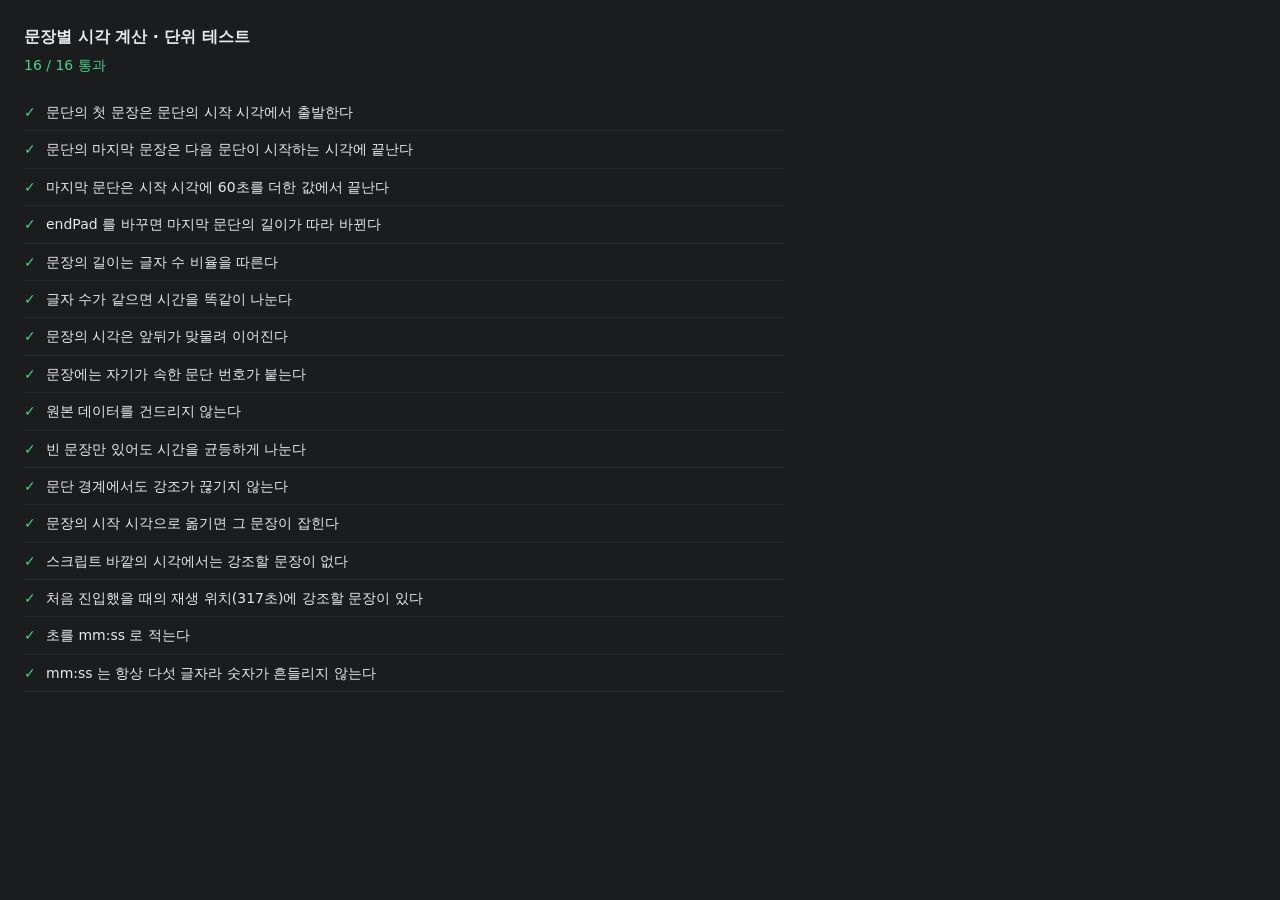
<file: server/static/script-workspace/tests/index.html>
<!DOCTYPE html>
<html lang="ko">
<head>
<meta charset="utf-8">
<meta name="viewport" content="width=device-width, initial-scale=1">
<title>문장별 시각 계산 테스트</title>
<style>
  body { margin: 0; padding: 24px; background: #1a1c1e; color: #e8e9ea;
         font-family: Pretendard, system-ui, "Malgun Gothic", sans-serif; font-size: 14px; line-height: 1.6; }
  h1 { font-size: 16px; margin: 0 0 4px; }
  #summary { margin: 0 0 18px; color: #6d7175; font-variant-numeric: tabular-nums; }
  #summary.pass { color: #4dcf87; }
  #summary.fail { color: #e06a6a; }
  ul { list-style: none; margin: 0; padding: 0; max-width: 760px; }
  li { padding: 7px 0; border-bottom: 1px solid #26292b; }
  .mark { display: inline-block; width: 22px; }
  .ok .mark { color: #4dcf87; }
  .no { color: #e06a6a; }
  .msg { display: block; padding-left: 22px; color: #e06a6a; font-size: 12.5px; }
</style>
</head>
<body>
<h1>문장별 시각 계산 · 단위 테스트</h1>
<p id="summary">실행 중…</p>
<ul id="list"></ul>

<script type="module">
import { run } from './timeline.test.js';

const { results, passed, total } = run();
const summary = document.getElementById('summary');
summary.textContent = `${passed} / ${total} 통과`;
summary.className = passed === total ? 'pass' : 'fail';

document.getElementById('list').innerHTML = results.map((r) => `
  <li class="${r.ok ? 'ok' : 'no'}">
    <span class="mark">${r.ok ? '✓' : '✗'}</span>${r.name}
    ${r.ok ? '' : `<span class="msg">${r.message}</span>`}
  </li>`).join('');

// 자동 확인용: 브라우저 콘솔과 문서 제목에도 결과를 남깁니다.
document.title = `${passed}/${total} 통과 · 문장별 시각 계산 테스트`;
console.log(`[timeline.test] ${passed}/${total} 통과`);
results.filter((r) => !r.ok).forEach((r) => console.error(`[timeline.test] 실패: ${r.name} — ${r.message}`));
</script>
</body>
</html>
</file>
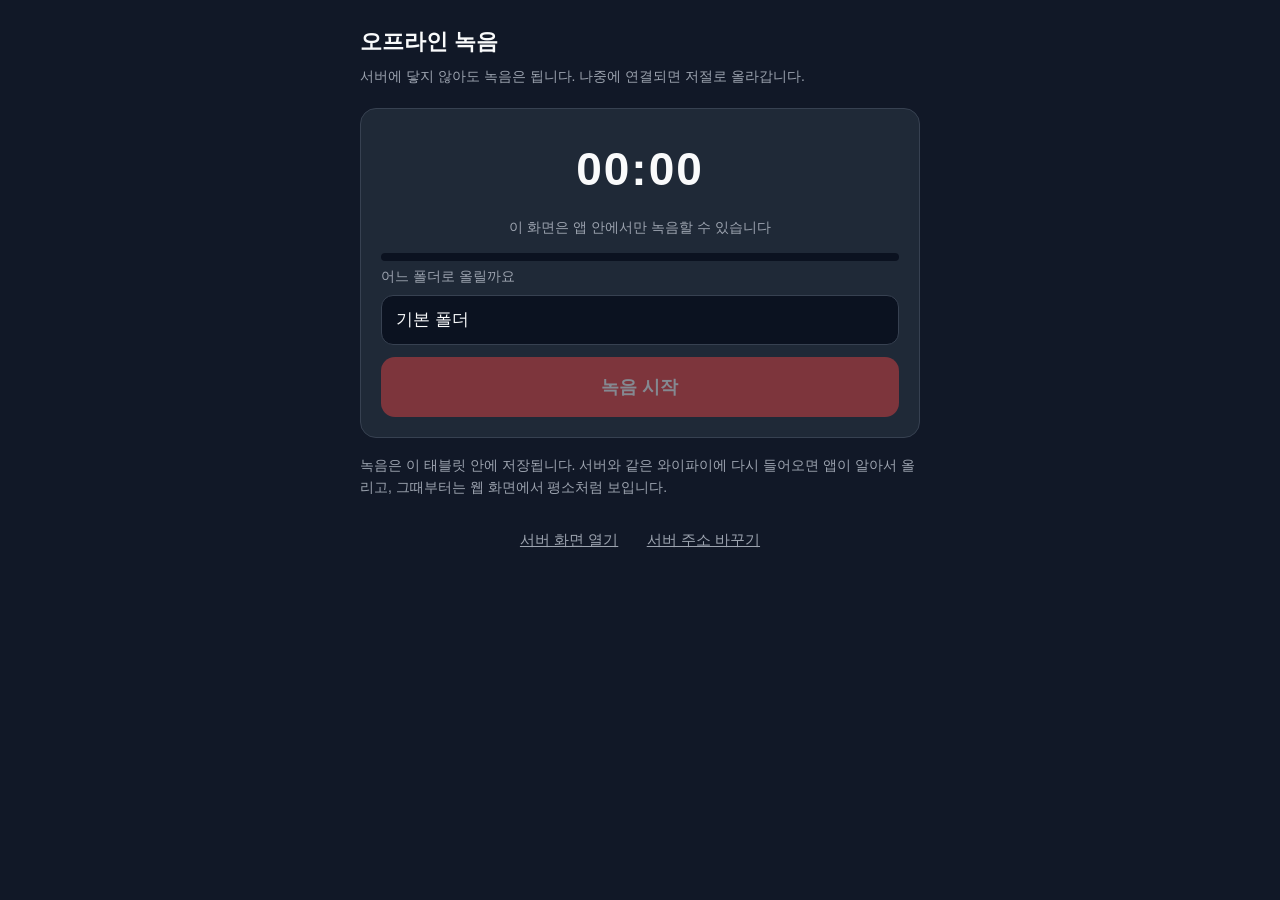
<file: app/src/main/assets/offline.html>
<!DOCTYPE html>
<html lang="ko">
<head>
<meta charset="utf-8">
<meta name="viewport" content="width=device-width, initial-scale=1, user-scalable=no">
<title>오프라인 녹음</title>
<!--
  서버에 닿지 않을 때 대신 뜨는 화면.

  앱의 다른 화면은 전부 서버가 주는 웹 화면이라, 와이파이가 없으면 녹음 버튼조차 열리지 않았다.
  이 파일은 apk 안에 들어 있어 네트워크 없이 열리고, 웹 화면과 똑같이 window.DagloNative 를 거쳐
  같은 포그라운드 서비스를 부른다. 그래서 녹음 코드는 한 벌 그대로다.

  정지하면 파일은 앱 안에 쌓이고, 와이파이가 돌아오면 WorkManager 가 알아서 올린다.
-->
<style>
  :root {
    --bg: #111827;
    --card: #1f2937;
    --line: #374151;
    --text: #f9fafb;
    --dim: #9ca3af;
    --accent: #ef4444;
    --ok: #34d399;
  }
  * { box-sizing: border-box; -webkit-tap-highlight-color: transparent; }
  body {
    margin: 0;
    padding: 24px 20px 40px;
    background: var(--bg);
    color: var(--text);
    font-family: -apple-system, "Noto Sans KR", "Malgun Gothic", sans-serif;
    font-size: 16px;
    line-height: 1.6;
    -webkit-user-select: none;
    user-select: none;
  }
  .wrap { max-width: 560px; margin: 0 auto; }
  h1 { font-size: 22px; margin: 0 0 6px; }
  .reason { color: var(--dim); font-size: 14px; margin: 0 0 20px; }
  .card {
    background: var(--card);
    border: 1px solid var(--line);
    border-radius: 16px;
    padding: 20px;
    margin-bottom: 16px;
  }
  .time {
    font-size: 46px;
    font-weight: 600;
    text-align: center;
    letter-spacing: 2px;
    margin: 4px 0 10px;
  }
  .state { text-align: center; color: var(--dim); font-size: 14px; min-height: 22px; }
  .state.live { color: var(--accent); }
  .level {
    height: 8px;
    background: #0b1220;
    border-radius: 99px;
    overflow: hidden;
    margin: 14px 0 4px;
  }
  .level > div {
    height: 100%;
    width: 0;
    background: var(--ok);
    border-radius: 99px;
    transition: width .15s linear;
  }
  label { display: block; font-size: 14px; color: var(--dim); margin: 0 0 8px; }
  input[type=text] {
    width: 100%;
    padding: 14px;
    border-radius: 12px;
    border: 1px solid var(--line);
    background: #0b1220;
    color: var(--text);
    font-size: 17px;
    -webkit-user-select: text;
    user-select: text;
  }
  .folder-hint { color: #fbbf24; font-size: 13px; margin: 8px 0 0; }
  .chips { margin-top: 10px; }
  .chip {
    display: inline-block;
    padding: 8px 14px;
    margin: 0 8px 8px 0;
    border-radius: 99px;
    border: 1px solid var(--line);
    background: transparent;
    color: var(--text);
    font-size: 14px;
  }
  button { font-family: inherit; cursor: pointer; }
  .btn {
    display: block;
    width: 100%;
    padding: 18px;
    margin-top: 12px;
    border: 0;
    border-radius: 14px;
    font-size: 18px;
    font-weight: 600;
    background: var(--accent);
    color: #fff;
  }
  .btn.sub {
    background: transparent;
    border: 1px solid var(--line);
    color: var(--text);
    font-size: 16px;
    padding: 15px;
  }
  .btn[disabled] { opacity: .45; }
  .row { display: flex; }
  .row .btn { flex: 1; margin-right: 12px; }
  .row .btn:last-child { margin-right: 0; }
  .pending-item {
    display: flex;
    justify-content: space-between;
    padding: 10px 0;
    border-top: 1px solid var(--line);
    font-size: 14px;
  }
  .pending-item:first-child { border-top: 0; }
  .pending-item span + span { color: var(--dim); white-space: nowrap; padding-left: 12px; }
  .muted { color: var(--dim); font-size: 14px; margin: 0; }
  .links { text-align: center; margin-top: 22px; }
  .links button {
    background: none;
    border: 0;
    color: var(--dim);
    font-size: 15px;
    padding: 10px 12px;
    text-decoration: underline;
  }
  .toast {
    position: fixed;
    left: 16px;
    right: 16px;
    bottom: 20px;
    background: #f9fafb;
    color: #111827;
    padding: 14px 16px;
    border-radius: 12px;
    font-size: 15px;
    box-shadow: 0 8px 24px rgba(0,0,0,.45);
    display: none;
  }
  h2 { font-size: 15px; margin: 0 0 12px; color: var(--dim); font-weight: 600; }
</style>
</head>
<body>
<div class="wrap">
  <h1>오프라인 녹음</h1>
  <p class="reason" id="reason">서버에 닿지 않아도 녹음은 됩니다. 나중에 연결되면 저절로 올라갑니다.</p>

  <div class="card">
    <div class="time" id="time">00:00</div>
    <div class="state" id="state">준비됨</div>
    <div class="level"><div id="level"></div></div>

    <div id="folder-box">
      <label for="folder">어느 폴더로 올릴까요</label>
      <input type="text" id="folder" value="기본 폴더" autocomplete="off" spellcheck="false">
      <p class="folder-hint" id="folder-hint" style="display:none"></p>
      <div class="chips" id="chips"></div>
    </div>

    <button class="btn" id="main-btn">녹음 시작</button>
    <div class="row" id="live-btns" style="display:none">
      <button class="btn sub" id="pause-btn">일시정지</button>
      <button class="btn sub" id="discard-btn">버리기</button>
    </div>
  </div>

  <div class="card" id="pending-card" style="display:none">
    <h2 id="pending-title">올리기를 기다리는 녹음</h2>
    <div id="pending-list"></div>
    <button class="btn sub" id="retry-btn">지금 올려 보기</button>
  </div>

  <p class="muted">
    녹음은 이 태블릿 안에 저장됩니다. 서버와 같은 와이파이에 다시 들어오면 앱이 알아서 올리고,
    그때부터는 웹 화면에서 평소처럼 보입니다.
  </p>

  <div class="links">
    <button id="web-btn">서버 화면 열기</button>
    <button id="settings-btn">서버 주소 바꾸기</button>
  </div>
</div>

<div class="toast" id="toast"></div>

<script>
(function () {
  "use strict";

  var native = window.DagloNative || null;
  var discardArmed = false;
  var wasBusy = false;
  var toastTimer = null;

  function $(id) { return document.getElementById(id); }

  function toast(text) {
    var el = $("toast");
    el.textContent = text;
    el.style.display = "block";
    if (toastTimer) clearTimeout(toastTimer);
    toastTimer = setTimeout(function () { el.style.display = "none"; }, 4000);
  }

  function formatTime(ms) {
    var total = Math.max(0, Math.floor(ms / 1000));
    var h = Math.floor(total / 3600);
    var m = Math.floor((total % 3600) / 60);
    var s = total % 60;
    var mm = (m < 10 ? "0" : "") + m;
    var ss = (s < 10 ? "0" : "") + s;
    return h > 0 ? h + ":" + mm + ":" + ss : mm + ":" + ss;
  }

  function formatSize(bytes) {
    if (bytes >= 1024 * 1024) return (bytes / (1024 * 1024)).toFixed(1) + "MB";
    return Math.max(1, Math.round(bytes / 1024)) + "KB";
  }

  function parse(json, fallback) {
    try { return JSON.parse(json); } catch (e) { return fallback; }
  }

  function state() {
    if (!native) return null;
    return parse(native.state(), null);
  }

  // ---- 폴더 --------------------------------------------------------------------

  // 고를 수 있는 폴더 이름들. 최근에 녹음한 폴더를 앞에, 서버에서 받아 둔 나머지를 뒤에 둔다.
  var knownFolders = [];

  function loadFolders() {
    if (!native || !native.recentFolders) return;
    var recent = parse(native.recentFolders(), []);
    var server = native.serverFolders ? parse(native.serverFolders(), []) : [];
    var seen = {};
    knownFolders = [];
    recent.concat(server).forEach(function (name) {
      var key = name.toLowerCase();
      if (seen[key]) return;
      seen[key] = true;
      knownFolders.push(name);
    });
    if (recent.length) $("folder").value = recent[0];
    var box = $("chips");
    box.innerHTML = "";
    knownFolders.forEach(function (name) {
      var chip = document.createElement("button");
      chip.className = "chip";
      chip.type = "button";
      chip.textContent = name;
      chip.addEventListener("click", function () {
        $("folder").value = name;
        checkFolder();
      });
      box.appendChild(chip);
    });
    checkFolder();
  }

  // 목록에 없는 이름이면 서버가 새 폴더를 만든다. 오타일 수 있으니 미리 알려 준다.
  function checkFolder() {
    var name = folderName();
    var known = !knownFolders.length || name === "기본 폴더" ||
      knownFolders.some(function (f) { return f === name; });
    var hint = $("folder-hint");
    hint.textContent = known ? "" : "'" + name + "' 폴더가 없어서 올릴 때 새로 만들어집니다.";
    hint.style.display = known ? "none" : "block";
  }

  function folderName() {
    var value = $("folder").value.replace(/^\s+|\s+$/g, "");
    return value || "기본 폴더";
  }

  // ---- 아직 못 올린 녹음 -----------------------------------------------------------

  function loadPending() {
    if (!native || !native.pendingUploads) return;
    var items = parse(native.pendingUploads(), []);
    var card = $("pending-card");
    if (!items.length) {
      card.style.display = "none";
      return;
    }
    card.style.display = "block";
    $("pending-title").textContent = "올리기를 기다리는 녹음 " + items.length + "개";
    var list = $("pending-list");
    list.innerHTML = "";
    items.forEach(function (item) {
      var row = document.createElement("div");
      row.className = "pending-item";
      var left = document.createElement("span");
      left.textContent = item.folder + " · " + item.savedAt;
      var right = document.createElement("span");
      right.textContent = formatSize(item.bytes);
      row.appendChild(left);
      row.appendChild(right);
      list.appendChild(row);
    });
  }

  // ---- 화면 그리기 ----------------------------------------------------------------

  function render() {
    var s = state();
    if (!s) {
      $("state").textContent = "이 화면은 앱 안에서만 녹음할 수 있습니다";
      $("main-btn").disabled = true;
      return;
    }

    var busy = s.recording || s.saving;
    $("time").textContent = formatTime(s.elapsedMs || 0);
    $("level").style.width = Math.min(100, Math.round((s.level || 0) * 160)) + "%";

    var stateEl = $("state");
    stateEl.className = "state";
    if (s.saving) {
      stateEl.textContent = "저장하는 중...";
    } else if (s.paused) {
      stateEl.textContent = "일시정지됨";
    } else if (s.recording) {
      stateEl.textContent = "녹음 중 · 화면을 꺼도 이어집니다";
      stateEl.className = "state live";
    } else {
      stateEl.textContent = "준비됨";
    }

    $("folder-box").style.display = busy ? "none" : "block";
    $("live-btns").style.display = s.recording ? "flex" : "none";
    $("main-btn").disabled = s.saving;
    $("main-btn").textContent = s.recording ? "정지하고 저장" : "녹음 시작";
    $("pause-btn").textContent = s.paused ? "이어서 녹음" : "일시정지";
    if (!s.recording) resetDiscard();

    if (s.message) {
      toast(s.message);
      native.clearMessage();
    }

    // 방금 저장이 끝났다 — 대기 목록에 한 줄 늘었을 것이다
    if (wasBusy && !busy) {
      loadPending();
      loadFolders();
    }
    wasBusy = busy;
  }

  // ---- 버튼 --------------------------------------------------------------------

  function resetDiscard() {
    discardArmed = false;
    $("discard-btn").textContent = "버리기";
  }

  function onMain() {
    var s = state();
    if (!s) return;
    if (s.recording) {
      native.stop();
      toast("저장하고 있습니다. 연결되면 저절로 올라갑니다.");
    } else {
      var result = native.start(folderName());
      if (result === "NEED_PERMISSION") {
        toast("마이크를 허용한 뒤 다시 눌러 주세요.");
      } else if (result === "BUSY") {
        toast("이미 녹음 중입니다.");
      } else {
        toast("녹음을 시작했습니다. 화면을 꺼도 됩니다.");
      }
    }
    render();
  }

  function onPause() {
    var s = state();
    if (!s || !s.recording) return;
    if (s.paused) native.resume();
    else native.pause();
    render();
  }

  // 시스템 대화상자(confirm)는 이 WebView 에서 그대로 취소되므로 두 번 누르기로 확인받는다
  function onDiscard() {
    if (!discardArmed) {
      discardArmed = true;
      $("discard-btn").textContent = "정말 버릴까요?";
      setTimeout(resetDiscard, 4000);
      return;
    }
    resetDiscard();
    native.discard();
    render();
  }

  function onRetry() {
    if (!native || !native.retryUploads) return;
    native.retryUploads();
    toast(navigator.onLine
      ? "다시 올려 보고 있습니다."
      : "연결이 없어 대기열에 넣었습니다. 와이파이가 잡히면 올라갑니다.");
  }

  $("folder").addEventListener("input", checkFolder);
  $("main-btn").addEventListener("click", onMain);
  $("pause-btn").addEventListener("click", onPause);
  $("discard-btn").addEventListener("click", onDiscard);
  $("retry-btn").addEventListener("click", onRetry);
  $("web-btn").addEventListener("click", function () {
    if (native && native.openWebScreen) native.openWebScreen();
  });
  $("settings-btn").addEventListener("click", function () {
    if (native && native.openSettingsScreen) native.openSettingsScreen();
  });

  // 연결이 돌아오면 알려 주고, 밀린 녹음을 스스로 올린다
  window.addEventListener("online", function () {
    toast("연결이 돌아왔습니다. 밀린 녹음을 올립니다.");
    if (native && native.retryUploads) native.retryUploads();
    setTimeout(loadPending, 3000);
  });

  // 앱(MainActivity)이 이 화면을 띄운 이유를 넣어 준다
  window.dagloOffline = {
    setReason: function (text) {
      if (text) $("reason").textContent = text;
    }
  };

  loadFolders();
  loadPending();
  render();
  setInterval(render, 400);
  setInterval(loadPending, 15000);
})();
</script>
</body>
</html>
</file>
